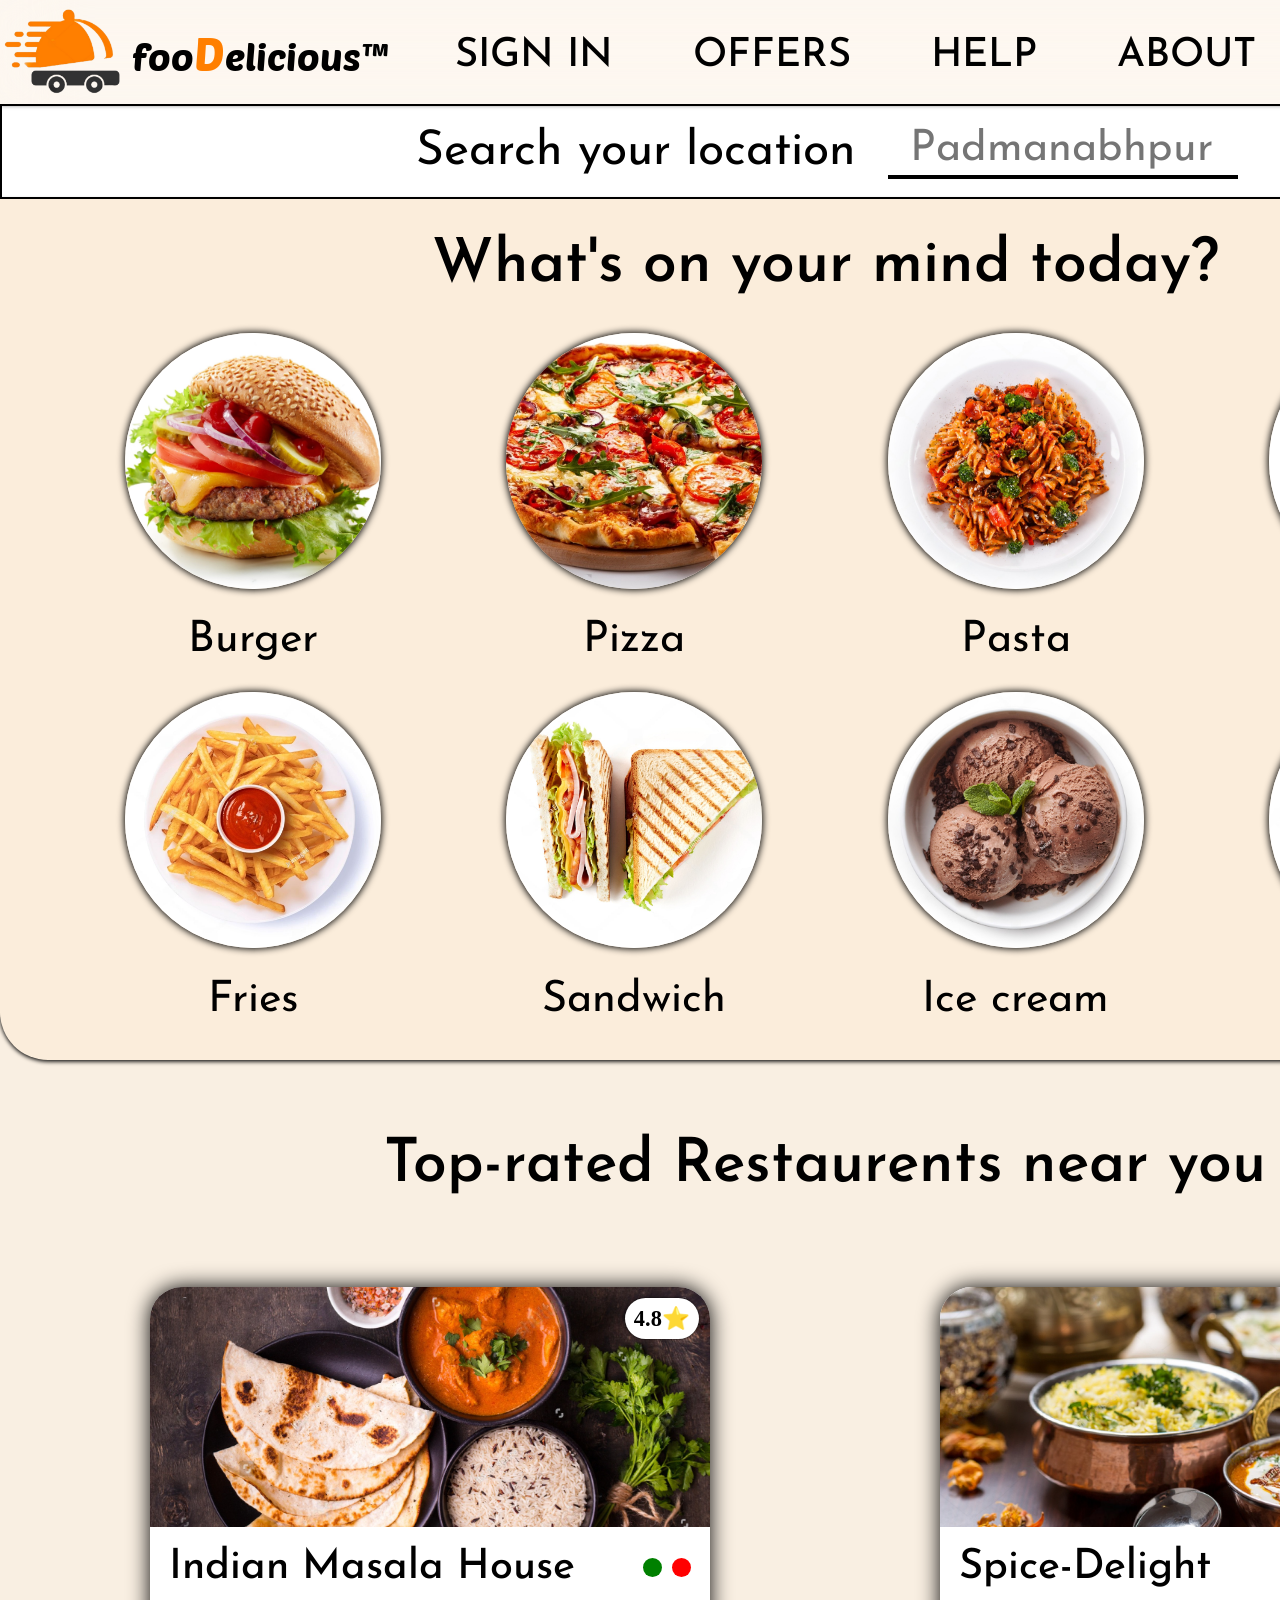
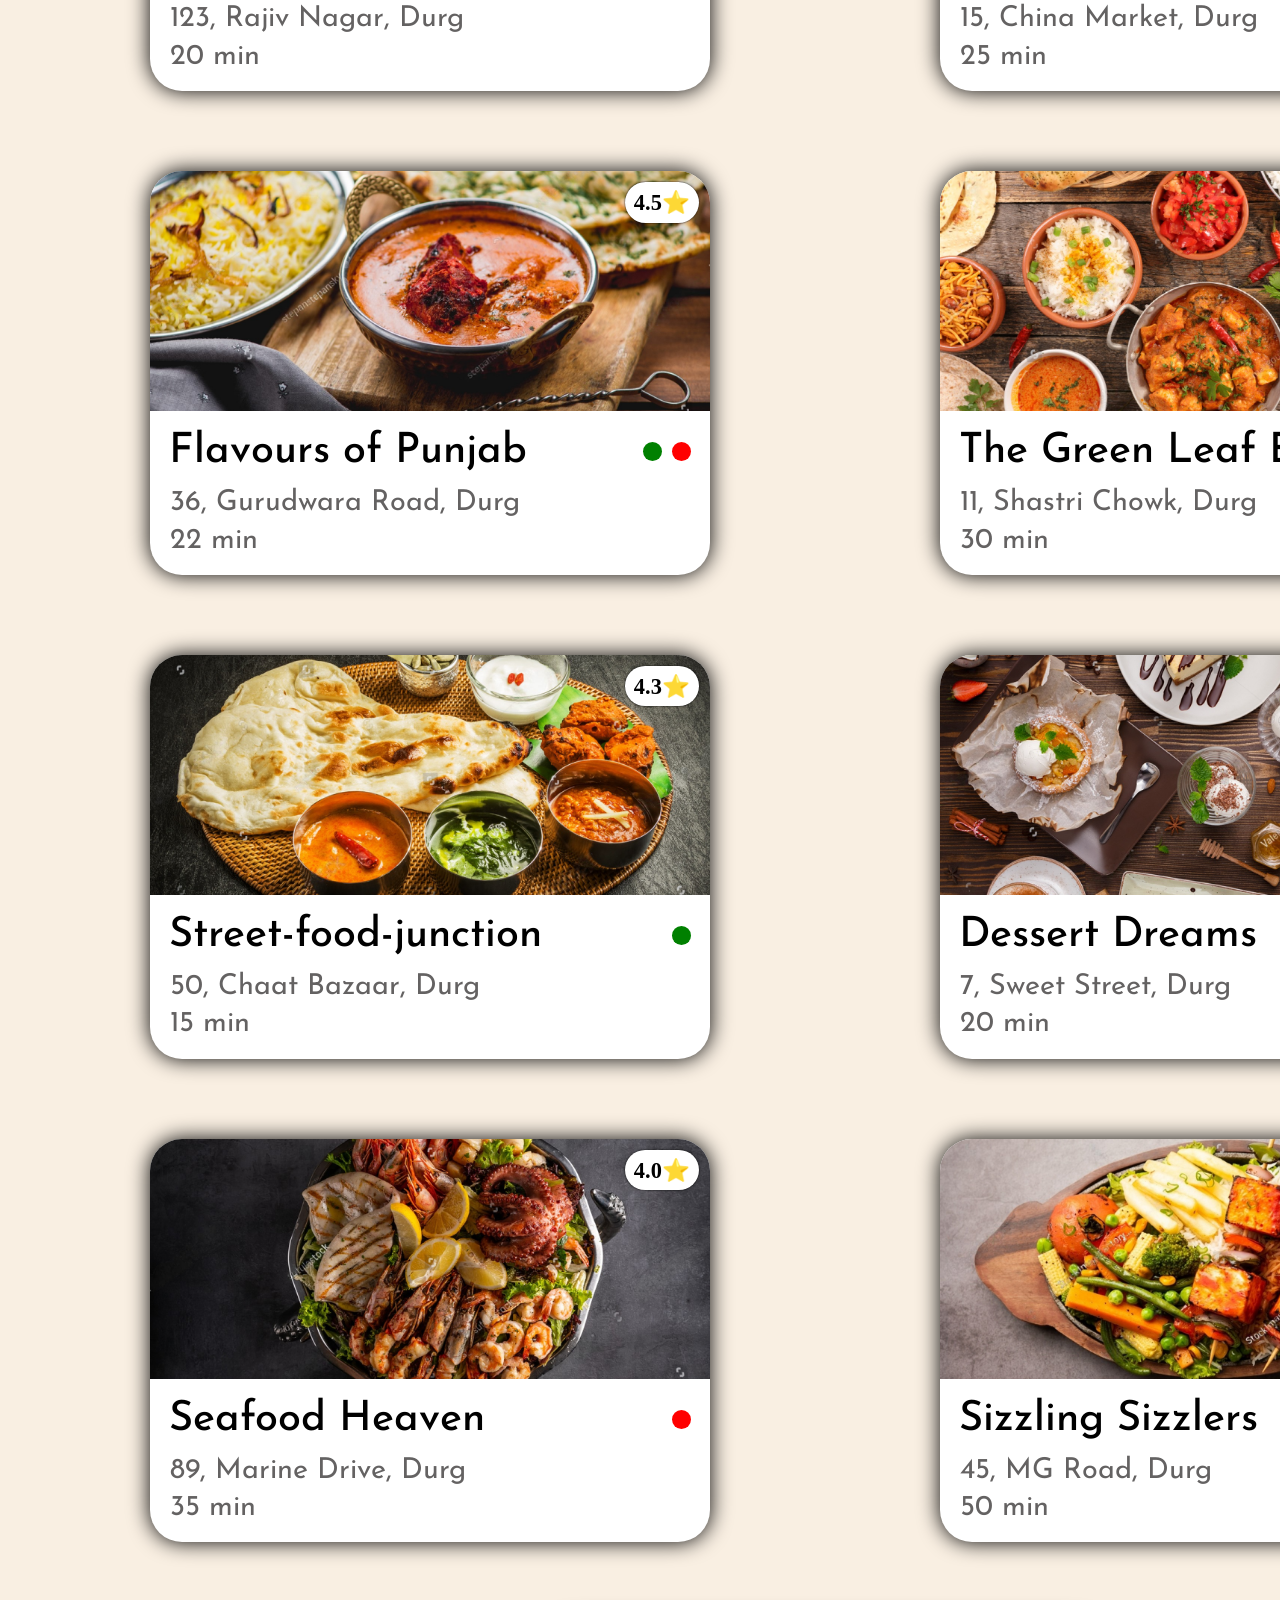
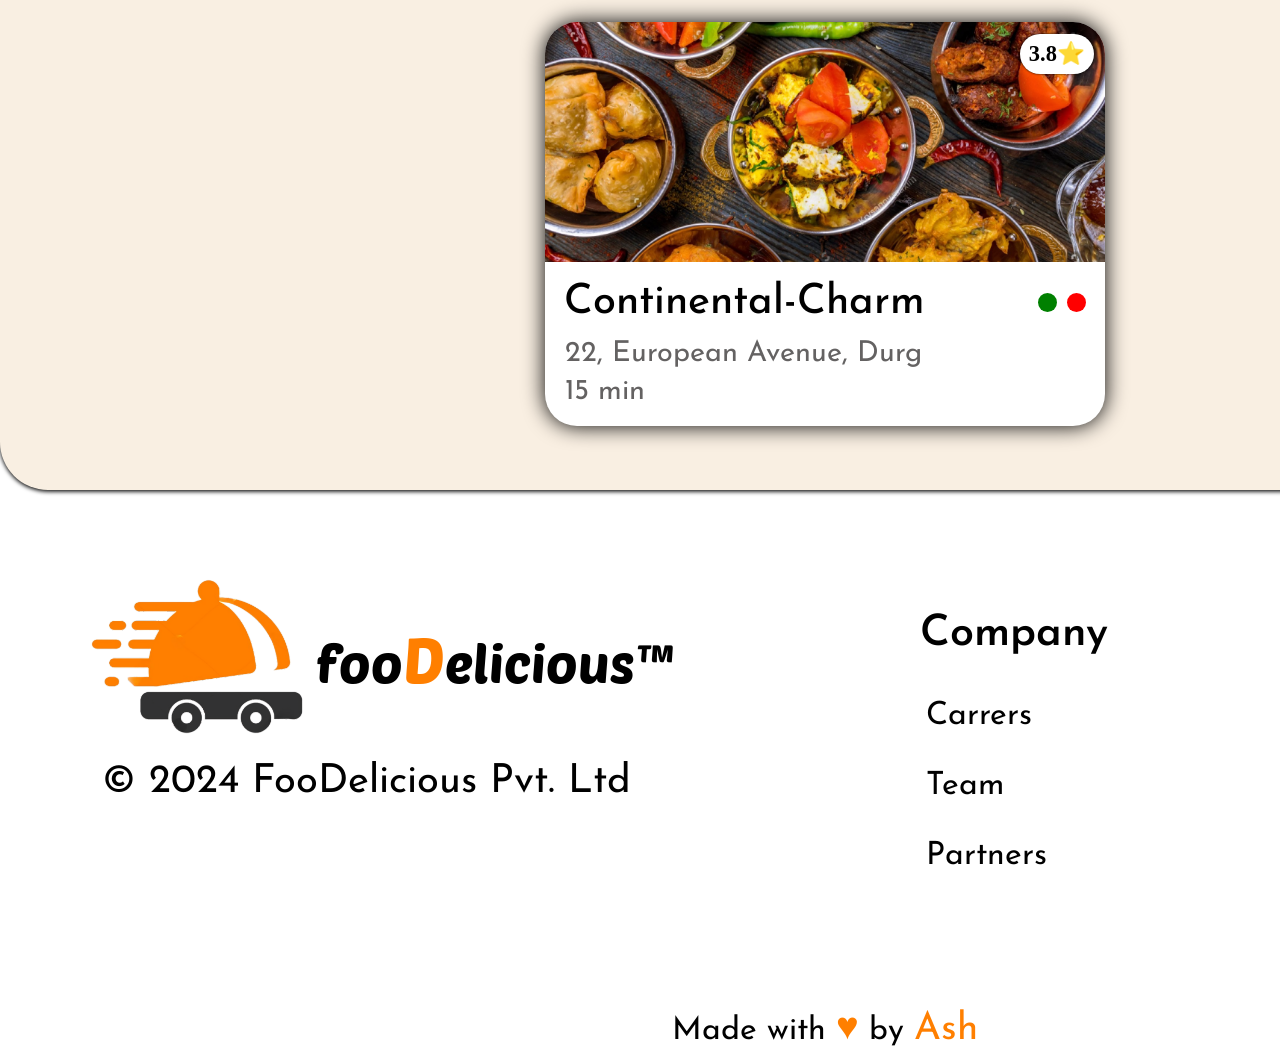
<file: index.html>
<!DOCTYPE html>
<html lang="en">

<head>
    <meta charset="UTF-8">
    <meta name="viewport" content="width=device-width, initial-scale=1.0">
    <title>fooDelivery</title>
    <link rel="preconnect" href="https://fonts.googleapis.com">
    <link rel="preconnect" href="https://fonts.gstatic.com" crossorigin>
    <link href="https://fonts.googleapis.com/css2?family=Josefin+Sans:ital,wght@0,100..700;1,100..700&display=swap"
        rel="stylesheet">
    <link rel="preconnect" href="https://fonts.googleapis.com">
    <link rel="preconnect" href="https://fonts.gstatic.com" crossorigin>
    <link
        href="https://fonts.googleapis.com/css2?family=Josefin+Sans:ital,wght@0,100..700;1,100..700&family=Poetsen+One&display=swap"
        rel="stylesheet">
    <link rel="stylesheet" href="https://cdnjs.cloudflare.com/ajax/libs/font-awesome/4.7.0/css/font-awesome.min.css">
    <link rel="stylesheet"
        href="https://fonts.googleapis.com/css2?family=Material+Symbols+Outlined:opsz,wght,FILL,GRAD@20..48,100..700,0..1,-50..200" />
    <link rel="stylesheet" href="css.css">
</head>

<body>
    <header>
        <nav>
            <a href="#home">
                <div class="cont1">
                    <img src="./assets/Logo.png" alt="Logo" class="logo">
                    <div class="comp-name">foo<span>D</span>elicious&trade;</div>
                </div>
            </a>
            <ul>
                <li><a href="#signin" class="nav-links">SIGN IN</a></li>
                <li><a href="#offers" class="nav-links">OFFERS</a></li>
                <li><a href="#help" class="nav-links">HELP</a></li>
                <li><a href="#about" class="nav-links">ABOUT</a></li>
            </ul>
            <div class="cont2">
                <a href="#search"><span class="material-symbols-outlined">
                        search
                    </span>
                </a>
                <a href="#shopping-cart">
                    <i style="font-size:40px; padding: 8px; margin-left: -2em;" class="fa">&#xf07a;</i>
                </a>
            </div>
        </nav>
    </header>

    <div class="location">
        <p>Search your location</p>
        <input type="text" placeholder="Padmanabhpur">
    </div>

    <div class="suggestion">
        <p>What's on your mind today?</p>
        <div class="suggestion-list">
            <div class="item">
                <img src="./assets/burger.jpeg" alt="burger">
                <p>Burger</p>
            </div>
            <div class="item">
                <img src="./assets/pizza.jpeg" alt="pizza">
                <p>Pizza</p>
            </div>
            <div class="item">
                <img src="./assets/pasta.png" alt="pasta">
                <p>Pasta</p>
            </div>
            <div class="item">
                <img src="./assets/noodles.png" alt="noodles">
                <p>Noodles</p>
            </div>
        </div>
        <div class="suggestion-list">
            <div class="item">
                <img src="./assets/fries.png" alt="fries">
                <p>Fries</p>
            </div>
            <div class="item">
                <img src="./assets/sandwich.png" alt="sandwich">
                <p>Sandwich</p>
            </div>
            <div class="item">
                <img src="./assets/ice-cream.png" alt="ice-cream">
                <p>Ice cream</p>
            </div>
            <div class="item">
                <img src="./assets/milkshake.png" alt="milkshake">
                <p>Milkshake</p>
            </div>
        </div>
    </div>


    <div class="restaurent">
        <p>Top-rated Restaurents near you</p>
        <div class="tiles">

            <div class="resto">
                <img src="./assets/Indian-masala-House.png" alt="Indian-masala-House">
                <div>
                    <p>Indian Masala House</p>
                    <div>
                        <div class="veg"></div>
                        <div class="non-veg"></div>
                    </div>
                </div>
                <p class="address">123, Rajiv Nagar, Durg</p>
                <p class="dl">20 min</p>
                <div id="rating">4.8⭐</div>
            </div>

            <div class="resto">
                <img src="./assets/Spice-Delight.png" alt="Spice-Delight">
                <div>
                    <p>Spice-Delight</p>
                    <div>
                        <div class="veg"></div>
                    </div>
                </div>
                <p class="address">15, China Market, Durg</p>
                <p class="dl">25 min</p>
                <div id="rating">4.5⭐</div>
            </div>

            <div class="resto">
                <img src="./assets/Flavours-of-Punjab.png" alt="Flavours-of-Punjab">
                <div>
                    <p>Flavours of Punjab</p>
                    <div>
                        <div class="veg"></div>
                        <div class="non-veg"></div>
                    </div>
                </div>
                <p class="address">36, Gurudwara Road, Durg</p>
                <p class="dl">22 min</p>
                <div id="rating">4.5⭐</div>
            </div>

            <div class="resto">
                <img src="./assets/The-Green-Leaf-Bistro.png" alt="The-Green-Leaf-Bistro">
                <div>
                    <p>The Green Leaf Bistro</p>
                    <div>
                        <div class="veg"></div>
                    </div>
                </div>
                <p class="address">11, Shastri Chowk, Durg</p>
                <p class="dl">30 min</p>
                <div id="rating">4.3⭐</div>
            </div>

            <div class="resto">
                <img src="./assets/Street-food-junction.png" alt="Street-food-junction">
                <div>
                    <p>Street-food-junction</p>
                    <div>
                        <div class="veg"></div>
                    </div>
                </div>
                <p class="address">50, Chaat Bazaar, Durg</p>
                <p class="dl">15 min</p>
                <div id="rating">4.3⭐</div>
            </div>

            <div class="resto">
                <img src="./assets/Dessert-Dreams.png" alt="Dessert-Dreams">
                <div>
                    <p>Dessert Dreams</p>
                    <div>
                        <div class="veg"></div>
                    </div>
                </div>
                <p class="address">7, Sweet Street, Durg</p>
                <p class="dl">20 min</p>
                <div id="rating">4.2⭐</div>
            </div>

            <div class="resto">
                <img src="./assets/Seafood-Heaven.png" alt="Seafood-Heaven">
                <div>
                    <p>Seafood Heaven</p>
                    <div>
                        <div class="non-veg"></div>
                    </div>
                </div>
                <p class="address">89, Marine Drive, Durg</p>
                <p class="dl">35 min</p>
                <div id="rating">4.0⭐</div>
            </div>

            <div class="resto">
                <img src="./assets/Sizzling-Sizzlers.png" alt="Sizzling-Sizzlers">
                <div>
                    <p>Sizzling Sizzlers</p>
                    <div>
                        <div class="veg"></div>
                        <div class="non-veg"></div>
                    </div>
                </div>
                <p class="address">45, MG Road, Durg</p>
                <p class="dl">50 min</p>
                <div id="rating">3.9⭐</div>
            </div>

            <div class="resto">
                <img src="./assets/Continental-Charm.png" alt="Continental-Charm">
                <div>
                    <p>Continental-Charm</p>
                    <div>
                        <div class="veg"></div>
                        <div class="non-veg"></div>
                    </div>
                </div>
                <p class="address">22, European Avenue, Durg</p>
                <p class="dl">15 min</p>
                <div id="rating">3.8⭐</div>
            </div>

        </div>
    </div>

    <footer>
        <div class="comp-logo">
            <div class="cont1">
                <img src="./assets/Logo.png" alt="Logo" class="logo">
                <div class="comp-name">foo<span>D</span>elicious&trade;</div>
            </div>
            <p class="legal">&#169; 2024 FooDelicious Pvt. Ltd</p>
        </div>
        <div class="info">
            <div>
                <h3>Company</h3>
                <ul>
                    <li><a href="#Carrers">Carrers</a></li>
                    <li><a href="#Team">Team</a></li>
                    <li><a href="#Partners">Partners</a></li>
                </ul>
            </div>
            <div>
                <h3>We deliver to:</h3>
                <ul>
                    <li><a href="#Chhattisgarh">Chhattisgarh</a></li>
                    <li><a href="#MadhyaPradesh">Madhya Pradesh</a></li>
                    <li><a href="#Odisha">Odisha</a></li>
                    <li><a href="#Jharkhand">Jharkhand</a></li>
                </ul>
            </div>
        </div>
    </footer>
    <div class="credit">Made with <span>&#9829;</span> by <span>Ash</span></div>
</body>

</html>
</file>
<file: css.css>
body {
  margin: 0px;
  width: 100%;
  background-color: rgba(250, 235, 215, 0.374);
  font-family: "Josefin Sans";
}

header {
  width: 100%;
  min-width: 1650px;
  position: sticky;
  top: 0;
  backdrop-filter: blur(40px);
  z-index: 5;
}

nav {
  display: flex;
  justify-content: space-between;
  align-items: center;
  padding: 4px;
  min-width: fit-content;

  box-shadow: 0 0 5px black;
}

.cont1 {
  display: flex;
  align-items: center;
  gap: 0.7em;
  width: fit-content;
  margin-right: 4em;
}

.logo {
  height: 6em;
}

.comp-name {
  font: 2.4em "Poetsen One";
}

.comp-name > span {
  font-size: 1.2em;
  color: #ff7f00;
}

nav > ul {
  display: flex;
  justify-content: center;
  align-items: center;
  gap: 2em;
  padding: 0px;
  margin: 0px;
  list-style: none;
  font-size: 2.5em;

  min-width: max-content;
}

nav li {
  padding-top: 0.2em;
  font-weight: 500;
}

nav li:hover {
  animation: zoom-out 0.3s ease 0s 1 normal forwards;
}

nav > ul > li > a:hover {
  transition: 0.2s;
  color: #ff7f00;
}

.cont2 {
  display: flex;
  width: 387.179px;
  height: 60px;

  justify-content: space-around;
  align-items: flex-start;
}

i {
  animation: zoom-in 0.3s ease 0s 1 normal forwards;
}

i:hover {
  transition: 0.3s;
  color: #ff7f00;

  animation: zoom-out 0.3s ease 0s 1 normal forwards;
}

a {
  color: black;
  text-decoration: none;
}

span:hover {
  transition: 0.2s;
  color: black;
}

.material-symbols-outlined {
  font-size: 50px;
  padding: 5px;
  font-weight: 800;
  animation: zoom-in 0.3s ease 0s 1 normal forwards;
}

.material-symbols-outlined:hover {
  transition: 0.3s;
  color: #ff7f00;

  animation: zoom-out 0.3s ease 0s 1 normal forwards;
}

.location {
  display: flex;
  gap: 2em;
  justify-content: center;
  align-items: center;
  background-color: white;
  padding: 1.1em 0;
  border: 2px solid black;
  min-width: 1650px;
}

.location > p {
  margin: 0;
  font-size: 3em;
}

.location > input {
  width: 7.1em;
  height: 1.2em;
  font: 2.7em "Josefin Sans";
  padding: 0 0.5em;
  border: 0px;
  border-bottom: 4px solid black;
}

.suggestion {
  background-color: rgb(251, 237, 219);
  padding-bottom: 0.5em;
  border-bottom-left-radius: 3em;
  border-bottom-right-radius: 3em;
  box-shadow: 0 1.5px 4px black;
  position: relative;
  z-index: 4;
  min-width: 1650px;
}

.suggestion > p {
  text-align: center;
  font-size: 3.8em;
  font-weight: 580;
  margin-top: 0;
  padding-top: 0.6em;
  margin-bottom: 0.6em;
  min-width: max-content;
}

.suggestion-list {
  min-width: fit-content;
  display: flex;
  justify-content: space-evenly;
}

.item {
  display: flex;
  flex-direction: column;
  justify-content: center;
  align-items: center;
}

.item img {
  width: 16em;
  height: 16em;
  box-shadow: 0 0 7px 1px black;
  border-radius: 50%;
  object-fit: cover;

  animation: zoom-in 0.3s ease 0s 1 normal forwards;
}

@keyframes zoom-in {
  from {
    transform: scale(1.2);
  }

  to {
    transform: scale(1);
  }
}

.item img:hover {
  animation: zoom-out 0.3s ease 0s 1 normal forwards;
  box-shadow: 0 0 15px black;
}

@keyframes zoom-out {
  from {
    transform: scale(1);
  }

  to {
    transform: scale(1.2);
  }
}

.item > p {
  font-size: 2.7em;
  margin: 0.7em;
  cursor: default;
}

.veg {
  background-color: green;
  height: 1.2em;
  width: 1.2em;
  border-radius: 50%;
}

.non-veg {
  background-color: red;
  height: 1.2em;
  width: 1.2em;
  border-radius: 50%;
}

.restaurent {
  z-index: 2;
  background-color: rgb(249, 239, 226);
  padding-top: 2em;
  padding-bottom: 4em;
  position: relative;
  top: -3em;
  border-bottom-left-radius: 3em;
  border-bottom-right-radius: 3em;
  box-shadow: 0 1.5px 4px black;
  min-width: 1650px;
}

.restaurent > p {
  font-size: 3.8em;
  font-weight: 580;
  text-align: center;
  margin: 1.5em 0;
}

.tiles {
  display: flex;
  justify-content: space-evenly;
  align-items: center;
  flex-wrap: wrap;
  gap: 5em;
}

.resto {
  border-radius: 2em;
  width: max-content;
  min-width: fit-content;
  height: fit-content;
  overflow: auto;
  background-color: white;
  box-shadow: 0 0 1.3em black;
  position: relative;

  animation: zoom-in 0.3s ease 0s 1 normal forwards;
}

.resto:hover {
  animation: zoom-out 0.3s ease 0s 1 normal forwards;
  box-shadow: 0 0 2.3em black;
}

.resto img {
  width: 35em;
  height: 15em;
  object-fit: cover;
}

.resto > div {
  display: flex;
  justify-content: space-between;
  align-items: center;
  margin: 1em 1.2em;
}

.resto > div > p {
  font-size: 2.6em;
  margin: 0;
  font-weight: 500;
}

.resto > div > div {
  display: flex;
  width: fit-content;
  gap: 0.6em;
}

.address {
  font-size: 1.8em;
  margin: 0 0.7em;
  color: rgb(100, 98, 98);
}

.dl {
  font-size: 1.8em;
  margin: 0.3em 0.7em;
  margin-bottom: 0.7em;
  color: rgb(100, 98, 98);
}

#rating {
  font: 1.4em "Segoe UI";
  font-weight: 600;
  background-color: white;
  border-radius: 2em;
  box-shadow: 0 0 0.1em black;
  padding: 0.3em 0.4em;
  margin: 0;
  width: fit-content;
  position: absolute;
  top: 0.5em;
  right: 0.5em;
}

footer {
  height: fit-content;
  display: flex;
  justify-content: space-around;
  padding: 8em 0em;
  padding-bottom: 5em;
  position: relative;
  top: -6em;
  background-color: white;
  min-width: 1650px;
}

footer .logo {
  height: 11em;
}

footer .comp-name {
  font-size: 3.3em;
}

.legal {
  font-size: 2.5em;
  margin: 0.4em 0;
  padding-left: 0.3em;
}

.info {
  width: 40em;
  display: flex;
  justify-content: space-between;
}

footer h3 {
  font-size: 2.7em;
  font-weight: 600;
}

footer ul {
  padding: 0px;
  list-style: none;
  margin: 0;
}

footer li {
  font-size: 2em;
  margin: 1.2em 0.2em;

  animation: zoom-in 0.3s ease 0s 1 normal forwards;
}

footer li:hover {
  animation: zoom-out 0.3s ease 0s 1 normal forwards;
}

footer a:hover {
  transition: 0.2s;
  color: #ff7f00;
}

.credit {
  position: relative;
  margin-top: -4.8em;
  text-align: center;
  font-size: 2em;
  z-index: 3;
  min-width: 1650px;
}

.credit span {
  font-size: 1.2em;
  color: #ff7f00;
}
</file>
